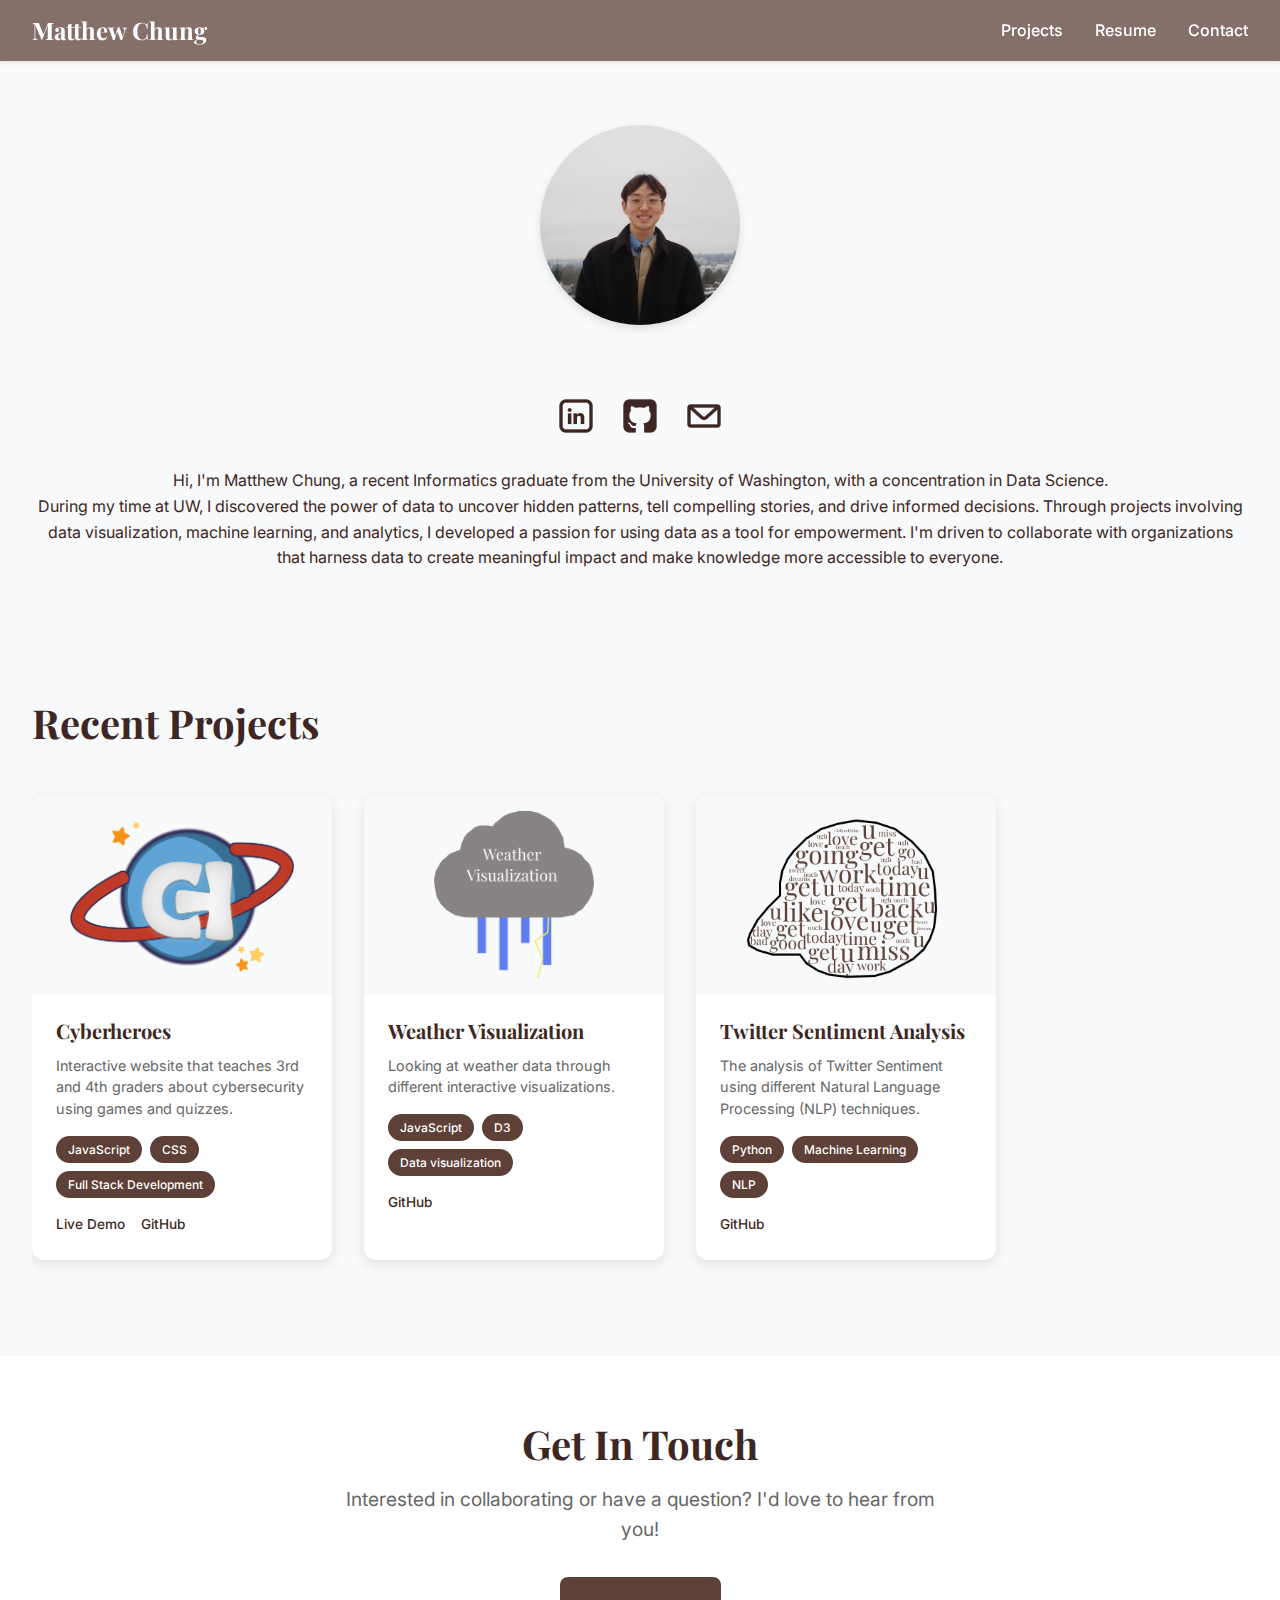
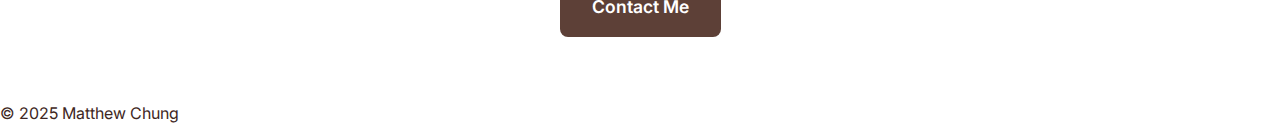
<file: index.html>
<!DOCTYPE html>
<html lang="en">
<head>
  <meta charset="UTF-8" />
  <meta name="viewport" content="width=device-width, initial-scale=1.0" />
  <meta name="description" content="Portfolio of Matthew Chung – Informatics graduate focused on data science and visual storytelling." />
  <title>Matthew Chung | Portfolio</title>

  <!-- Link to your stylesheet -->
  <link rel="stylesheet" href="style.css" />

  <!-- Google Fonts (optional) -->
  <link href="https://fonts.googleapis.com/css2?family=Inter:wght@400;700&family=Playfair+Display:wght@400;700&display=swap" rel="stylesheet" />

  <!-- Font Awesome for icons -->
  <link rel="stylesheet" href="https://cdnjs.cloudflare.com/ajax/libs/font-awesome/6.0.0/css/all.min.css" />

  <!-- Favicon (optional) -->
  <link rel="icon" type="image/png" href="assets/img/favicon.ico" />
</head>
<body>
  <header>
    <nav class="navbar">
      <div class="nav-brand">
        <h1><a href="index.html" target="_self">Matthew Chung</a></h1>
      </div>
      <ul class="nav-links">
        <li class="dropdown">
          <a href="#projects" class="dropdown-toggle">Projects</a>
          <ul class="dropdown-menu">
            <li><a href="twittersentiment.html">Twitter Sentiment Analysis</a></li>
            <li><a href="weathervisualization.html">Weather Visualization</a></li>
            <li><a href="cyberheroes.html">Cyberheroes</a></li>
          </ul>
        </li>
        <li><a href="resume.html" target="_self">Resume</a></li>
        <li><a href="contact.html">Contact</a></li>
      </ul>
    </nav>
  </header>

  <main>
    <section id="hero">
      <img src="assets/img/headshot-matthew.jpeg" alt="Matthew Chung" />
      <div class="social-links">
        <a href="https://www.linkedin.com/in/matthewchung-/" target="_blank" aria-label="LinkedIn">
          <img src="assets/symbols/linkedin-square.png" alt="LinkedIn" />
        </a>
        <a href="https://github.com/mattchung25" target="_blank" aria-label="GitHub">
          <img src="assets/symbols/github.png" alt="GitHub" />
        </a>
        <a href="mailto:matthewchung25@gmail.com" aria-label="Email">
          <img src="assets/symbols/envelope.png" alt="Email" />
        </a>
      </div>
      <p>Hi, I'm Matthew Chung, a recent Informatics graduate from the University of Washington, with a concentration in Data Science.</p>
      <p>During my time at UW, I discovered the power of data to uncover hidden patterns, tell compelling stories, and drive informed decisions. Through projects involving data visualization, machine learning, and analytics, I developed a passion for using data as a tool for empowerment. I'm driven to collaborate with organizations that harness data to create meaningful impact and make knowledge more accessible to everyone.</p>
    </section>

    <section id="projects">
      <h2>Recent Projects</h2>
      <div class="projects-container" id="projectsContainer">
        <!-- Project cards will be loaded here dynamically -->
      </div>
    </section>

    <section id="contact">
      <div class="content-container">
        <h2>Get In Touch</h2>
        <p>Interested in collaborating or have a question? I'd love to hear from you!</p>
        <a href="contact.html" class="contact-btn">Contact Me</a>
      </div>
    </section>
  </main>

  <footer>
    <p>&copy; 2025 Matthew Chung</p>
  </footer>

  <!-- Link to your JavaScript file -->
  <script src="js/scripts.js"></script>
</body>
</html>
</file>
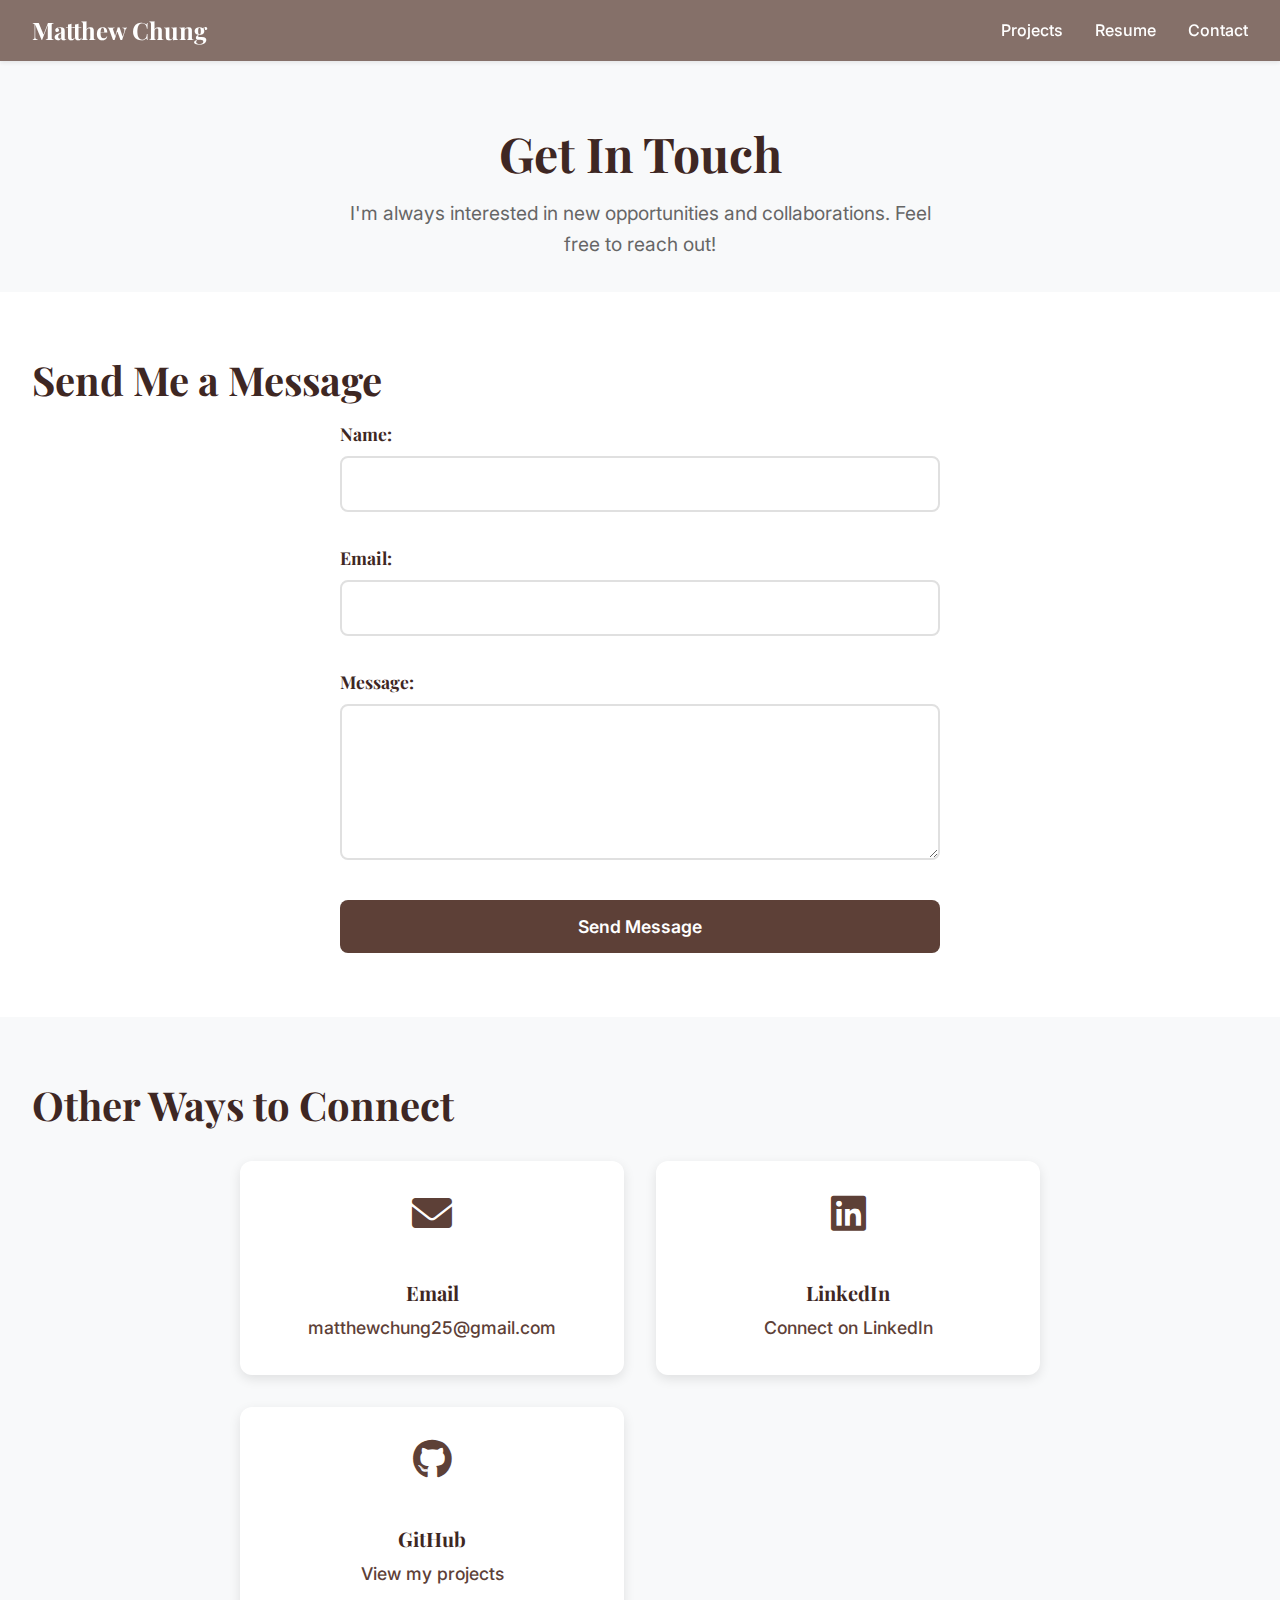
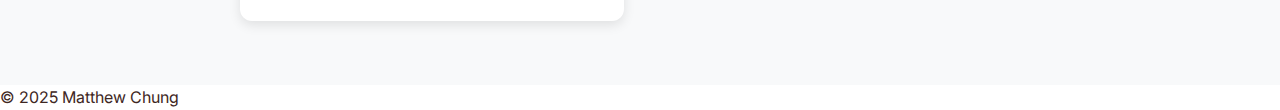
<file: contact.html>
<!DOCTYPE html>
<html lang="en">
<head>
  <meta charset="UTF-8" />
  <meta name="viewport" content="width=device-width, initial-scale=1.0" />
  <meta name="description" content="Contact Matthew Chung - Get in touch for opportunities and collaborations." />
  <title>Contact | Matthew Chung</title>

  <!-- Link to your stylesheet -->
  <link rel="stylesheet" href="style.css" />

  <!-- Google Fonts (optional) -->
  <link href="https://fonts.googleapis.com/css2?family=Inter:wght@400;700&family=Playfair+Display:wght@400;700&display=swap" rel="stylesheet" />

  <!-- Font Awesome for icons -->
  <link rel="stylesheet" href="https://cdnjs.cloudflare.com/ajax/libs/font-awesome/6.0.0/css/all.min.css" />

  <!-- Favicon (optional) -->
  <link rel="icon" type="image/png" href="assets/img/favicon.ico" />
</head>
<body>
  <header>
    <nav class="navbar">
      <div class="nav-brand">
        <h1><a href="index.html" target="_self">Matthew Chung</a></h1>
      </div>
      <ul class="nav-links">
        <li class="dropdown">
          <a href="index.html#projects" class="dropdown-toggle">Projects</a>
          <ul class="dropdown-menu">
            <li><a href="twittersentiment.html">Twitter Sentiment Analysis</a></li>
            <li><a href="weathervisualization.html">Weather Visualization</a></li>
            <li><a href="cyberheroes.html">Cyberheroes</a></li>
          </ul>
        </li>
        <li><a href="resume.html">Resume</a></li>
        <li><a href="contact.html">Contact</a></li>
      </ul>
    </nav>
  </header>

  <main>
    <section id="contact-hero">
      <h1>Get In Touch</h1>
      <p>I'm always interested in new opportunities and collaborations. Feel free to reach out!</p>
    </section>

    <section id="contact-form">
      <h2>Send Me a Message</h2>
      <div class="content-container">
        <form action="mailto:matthewchung25@gmail.com" method="post" enctype="text/plain" class="contact-form">
          <div class="form-group">
            <label for="name">Name:</label>
            <input type="text" id="name" name="name" required>
          </div>
          
          <div class="form-group">
            <label for="email">Email:</label>
            <input type="email" id="email" name="email" required>
          </div>
          
          <div class="form-group">
            <label for="message">Message:</label>
            <textarea id="message" name="message" rows="6" required></textarea>
          </div>
          
          <button type="submit" class="submit-btn">Send Message</button>
        </form>
      </div>
    </section>

    <section id="contact-info">
      <h2>Other Ways to Connect</h2>
      <div class="content-container">
        <div class="contact-methods">
          <div class="contact-method">
            <i class="fas fa-envelope"></i>
            <h3>Email</h3>
            <p><a href="mailto:matthewchung25@gmail.com">matthewchung25@gmail.com</a></p>
          </div>
          
          <div class="contact-method">
            <i class="fab fa-linkedin"></i>
            <h3>LinkedIn</h3>
            <p><a href="https://www.linkedin.com/in/matthewchung-/" target="_blank">Connect on LinkedIn</a></p>
          </div>
          
          <div class="contact-method">
            <i class="fab fa-github"></i>
            <h3>GitHub</h3>
            <p><a href="https://github.com/mattchung25" target="_blank">View my projects</a></p>
          </div>
        </div>
      </div>
    </section>
  </main>

  <footer>
    <p>&copy; 2025 Matthew Chung</p>
  </footer>
</body>
</html>
</file>
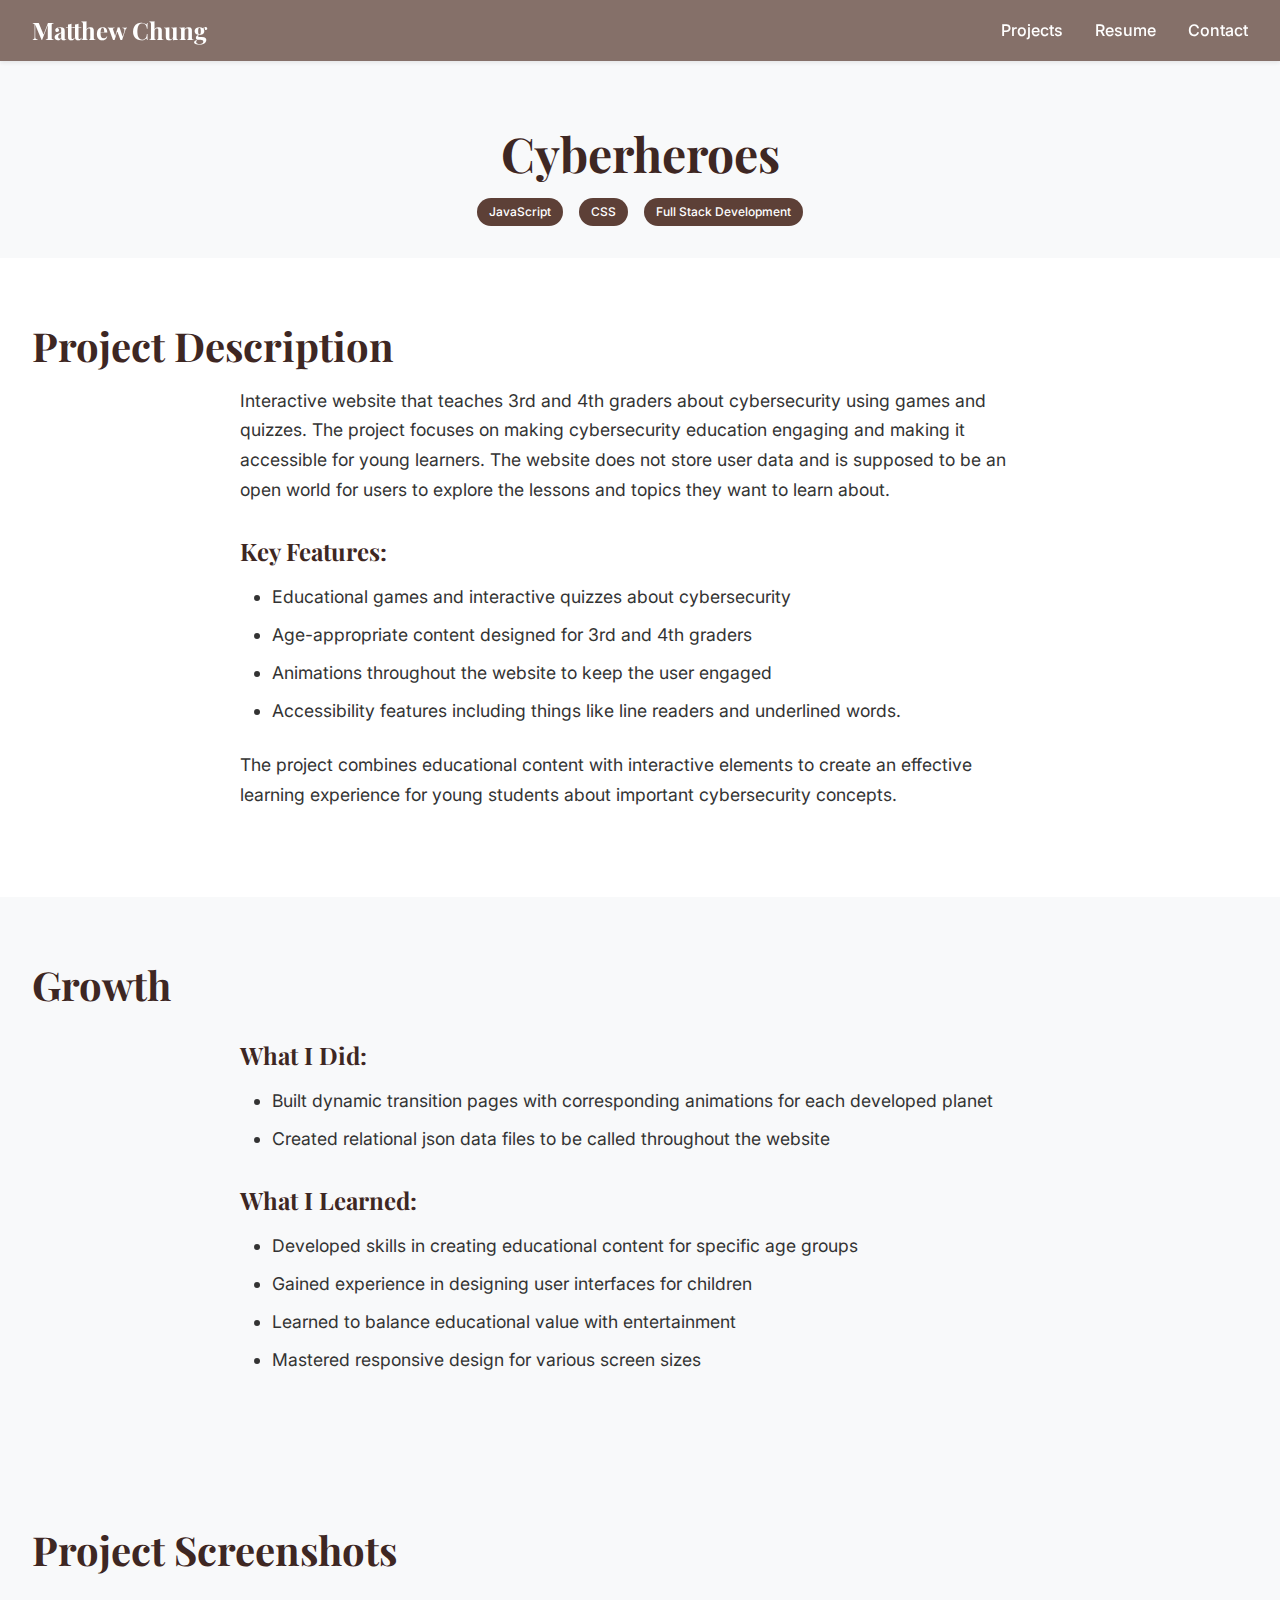
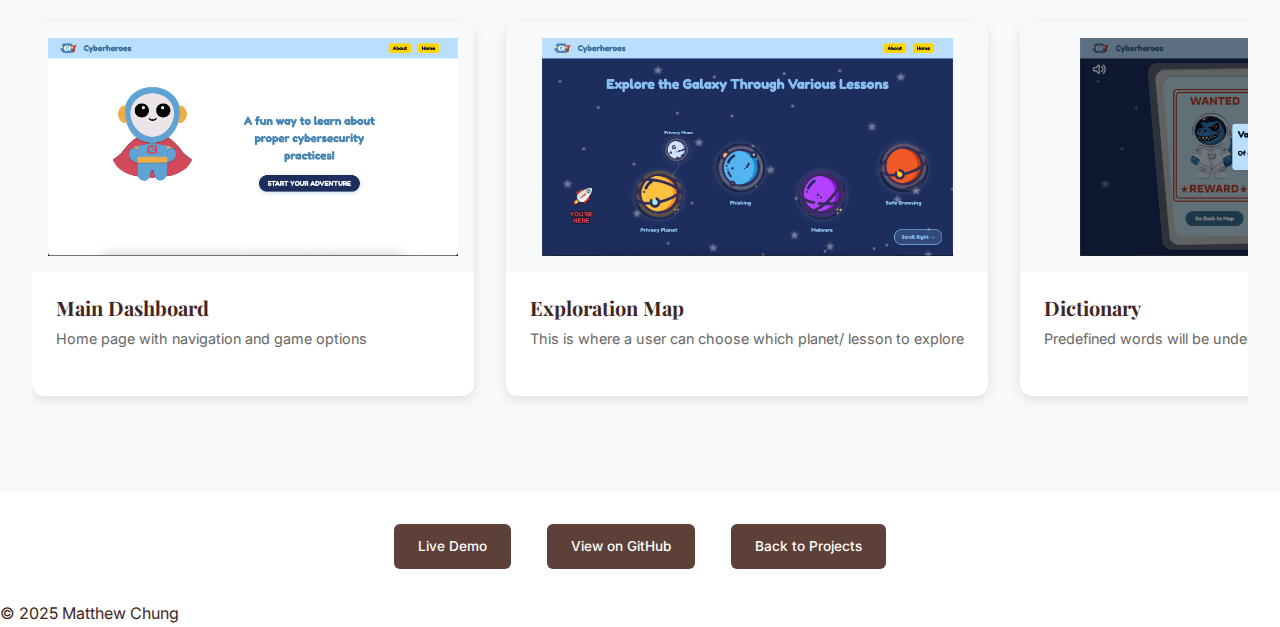
<file: cyberheroes.html>
<!DOCTYPE html>
<html lang="en">
<head>
  <meta charset="UTF-8" />
  <meta name="viewport" content="width=device-width, initial-scale=1.0" />
  <meta name="description" content="Cyberheroes Project by Matthew Chung" />
  <title>Cyberheroes | Matthew Chung</title>

  <!-- Link to your stylesheet -->
  <link rel="stylesheet" href="style.css" />

  <!-- Google Fonts (optional) -->
  <link href="https://fonts.googleapis.com/css2?family=Inter:wght@400;700&family=Playfair+Display:wght@400;700&display=swap" rel="stylesheet" />

  <!-- Font Awesome for icons -->
  <link rel="stylesheet" href="https://cdnjs.cloudflare.com/ajax/libs/font-awesome/6.0.0/css/all.min.css" />

  <!-- Favicon (optional) -->
  <link rel="icon" type="image/png" href="assets/img/favicon.ico" />
</head>
<body>
  <header>
    <nav class="navbar">
      <div class="nav-brand">
        <h1><a href="index.html" target="_self">Matthew Chung</a></h1>
      </div>
      <ul class="nav-links">
        <li class="dropdown">
          <a href="index.html#projects" class="dropdown-toggle">Projects</a>
          <ul class="dropdown-menu">
            <li><a href="twittersentiment.html">Twitter Sentiment Analysis</a></li>
            <li><a href="weathervisualization.html">Weather Visualization</a></li>
            <li><a href="cyberheroes.html">Cyberheroes</a></li>
          </ul>
        </li>
        <li><a href="resume.html">Resume</a></li>
        <li><a href="index.html#contact">Contact</a></li>
      </ul>
    </nav>
  </header>

  <main>
    <section id="project-hero">
      <h1>Cyberheroes</h1>
      <div class="project-meta">
        <span class="tech-tag">JavaScript</span>
        <span class="tech-tag">CSS</span>
        <span class="tech-tag">Full Stack Development</span>
      </div>
    </section>

    <section id="project-description">
      <h2>Project Description</h2>
      <div class="content-container">
        <p>Interactive website that teaches 3rd and 4th graders about cybersecurity using games and quizzes. The project focuses on making cybersecurity education engaging and making it accessible for young learners. The website does not store user data and is supposed to be an open world for users to explore the lessons and topics they want to learn about.</p>
        
        <h3>Key Features:</h3>
        <ul>
          <li>Educational games and interactive quizzes about cybersecurity</li>
          <li>Age-appropriate content designed for 3rd and 4th graders</li>
          <li>Animations throughout the website to keep the user engaged</li>
          <li>Accessibility features including things like line readers and underlined words.</li>
        </ul>
        <p>The project combines educational content with interactive elements to create an effective learning experience for young students about important cybersecurity concepts.</p>
      </div>
    </section>

    <section id="project-instructions">
      <h2>Growth</h2>
      <div class="content-container">
        <h3>What I Did:</h3>
        <ul>
            <li>Built dynamic transition pages with corresponding animations for each developed planet</li>
            <li>Created relational json data files to be called throughout the website</li>
        </ul>
        <h3>What I Learned:</h3>
        <ul>
          <li>Developed skills in creating educational content for specific age groups</li>
          <li>Gained experience in designing user interfaces for children</li>
          <li>Learned to balance educational value with entertainment</li>
          <li>Mastered responsive design for various screen sizes</li>
        </ul>
      </div>
    </section>

    <section id="project-images">
      <h2>Project Screenshots</h2>
      <div class="images-container">
        <div class="image-card">
          <img src="assets/project images/cyberheroes images/landing_page.png" alt="Cyberheroes Screenshot1" />
          <div class="image-info">
            <h3>Main Dashboard</h3>
            <p>Home page with navigation and game options</p>
          </div>
        </div>

        <div class="image-card">
            <img src="assets/project images/cyberheroes images/exploration_map.png" alt="Cyberheroes Screenshot5" />
            <div class="image-info">
              <h3>Exploration Map</h3>
              <p>This is where a user can choose which planet/ lesson to explore</p>
            </div>
          </div>

          <div class="image-card">
            <img src="assets/project images/cyberheroes images/dictionary.png" alt="Cyberheroes Screenshot3" />
            <div class="image-info">
              <h3>Dictionary</h3>
              <p>Predefined words will be underlined and clickable to show the definition</p>
            </div>
          </div>
        
        <div class="image-card">
          <img src="assets/project images/cyberheroes images/game.png" alt="Cyberheroes Screenshot2" />
          <div class="image-info">
            <h3>Educational Games</h3>
            <p>Interactive cybersecurity games for learning (this is drag and drop)</p>
          </div>
        </div>

        <div class="image-card">
            <img src="assets/project images/cyberheroes images/review.png" alt="Cyberheroes Screenshot3" />
            <div class="image-info">
              <h3>Review</h3>
              <p>students are given the opportunity to review before taking the quiz</p>
            </div>
          </div>
        
        <div class="image-card">
          <img src="assets/project images/cyberheroes images/quiz.png" alt="Cyberheroes Screenshot3" />
          <div class="image-info">
            <h3>Quiz Interface</h3>
            <p>Assessment tools for testing knowledge</p>
          </div>
        </div>

        <div class="image-card">
            <img src="assets/project images/cyberheroes images/feedback.png" alt="Cyberheroes Screenshot3" />
            <div class="image-info">
              <h3>Feedback</h3>
              <p>When a student answers a question, they will be shown feedback if their answer is wrong or right,</p>
              <p>being able to try again if they get it wrong.</p>
            </div>
          </div>
        
        <div class="image-card">
          <img src="assets/project images/cyberheroes images/certificate.png" alt="Cyberheroes Screenshot4" />
          <div class="image-info">
            <h3>Certificate</h3>
            <p>There is no log in, so there is no way to track progress, so we have</p>
            <p>created certificates at the end of each lesson and student can print out.</p>
          </div>
        </div>

      </div>
    </section>

    <section id="project-links">
      <div class="content-container">
        <a href="https://virurep.github.io/cyberheroes/" target="_blank" class="project-link">Live Demo</a>
        <a href="https://github.com/virurep/cyberheroes" target="_blank" class="project-link">View on GitHub</a>
        <a href="index.html#projects" class="project-link">Back to Projects</a>
      </div>
    </section>
  </main>

  <footer>
    <p>&copy; 2025 Matthew Chung</p>
  </footer>
</body>
</html>
</file>
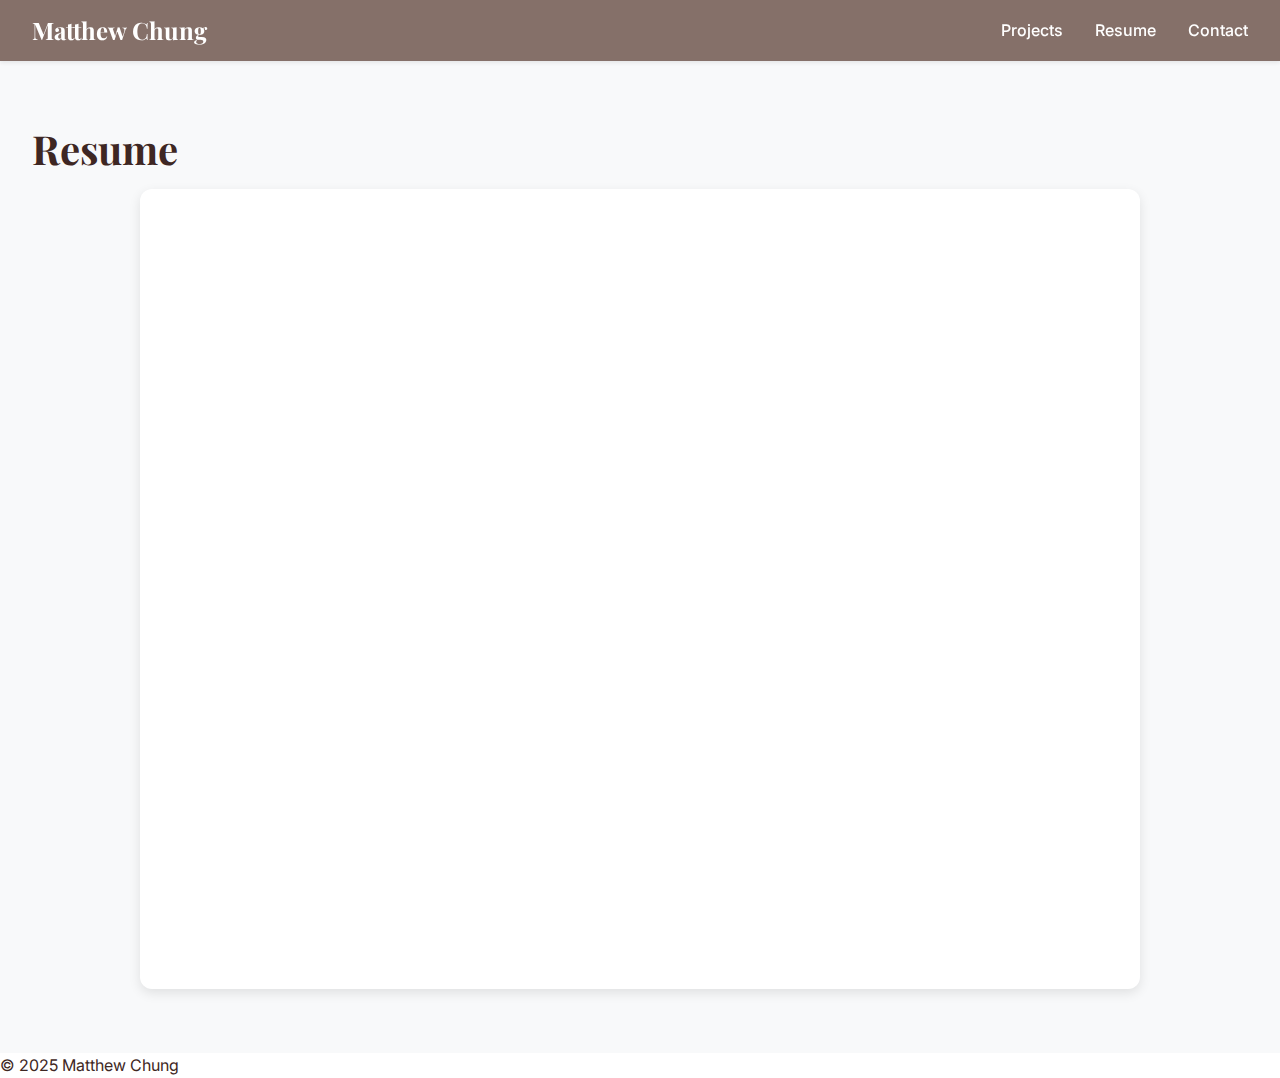
<file: resume.html>
<!DOCTYPE html>
<html lang="en">
<head>
  <meta charset="UTF-8" />
  <meta name="viewport" content="width=device-width, initial-scale=1.0" />
  <meta name="description" content="Resume of Matthew Chung – Informatics graduate focused on data science and visual storytelling." />
  <title>Matthew Chung | Resume</title>

  <!-- Link to your stylesheet -->
  <link rel="stylesheet" href="style.css" />

  <!-- Google Fonts (optional) -->
  <link href="https://fonts.googleapis.com/css2?family=Inter:wght@400;700&family=Playfair+Display:wght@400;700&display=swap" rel="stylesheet" />

  <!-- Font Awesome for icons -->
  <link rel="stylesheet" href="https://cdnjs.cloudflare.com/ajax/libs/font-awesome/6.0.0/css/all.min.css" />

  <!-- Favicon (optional) -->
  <link rel="icon" type="image/png" href="assets/img/favicon.ico" />
</head>
<body>
  <header>
    <nav class="navbar">
      <div class="nav-brand">
        <h1><a href="index.html" target="_self">Matthew Chung</a></h1>
      </div>
      <ul class="nav-links">
        <li class="dropdown">
          <a href="index.html#projects" class="dropdown-toggle">Projects</a>
          <ul class="dropdown-menu">
            <li><a href="twittersentiment.html">Twitter Sentiment Analysis</a></li>
            <li><a href="weathervisualization.html">Weather Visualization</a></li>
            <li><a href="cyberheroes.html">Cyberheroes</a></li>
            <li><a href="index.html#projects">All Projects</a></li>
          </ul>
        </li>
        <li><a href="resume.html">Resume</a></li>
        <li><a href="index.html#contact">Contact</a></li>
      </ul>
    </nav>
  </header>

  <main>
    <section id="resume">
      <h2>Resume</h2>
      <div class="resume-container">
        <iframe src="assets/img/Official Resume.pdf" width="100%" height="800px" frameborder="0"></iframe>
      </div>
    </section>
  </main>

  <footer>
    <p>&copy; 2025 Matthew Chung</p>
  </footer>
</body>
</html>
</file>
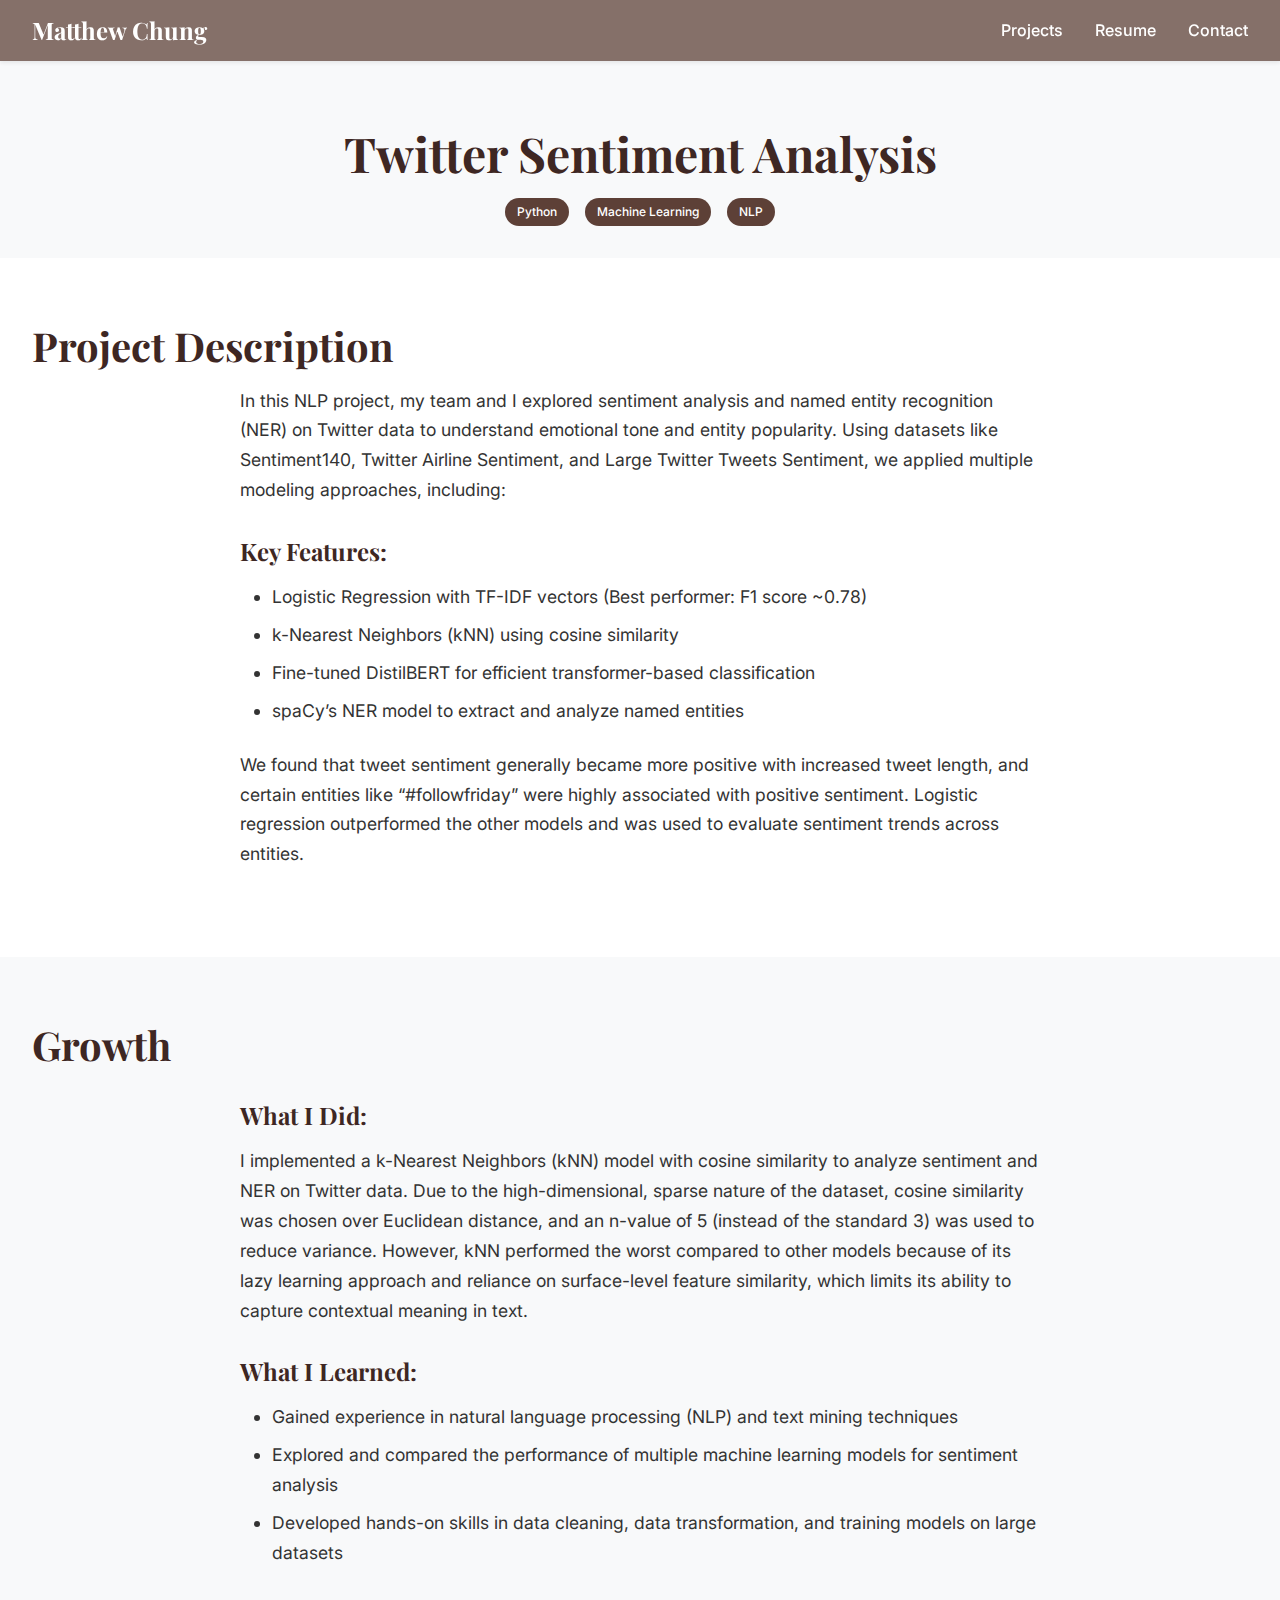
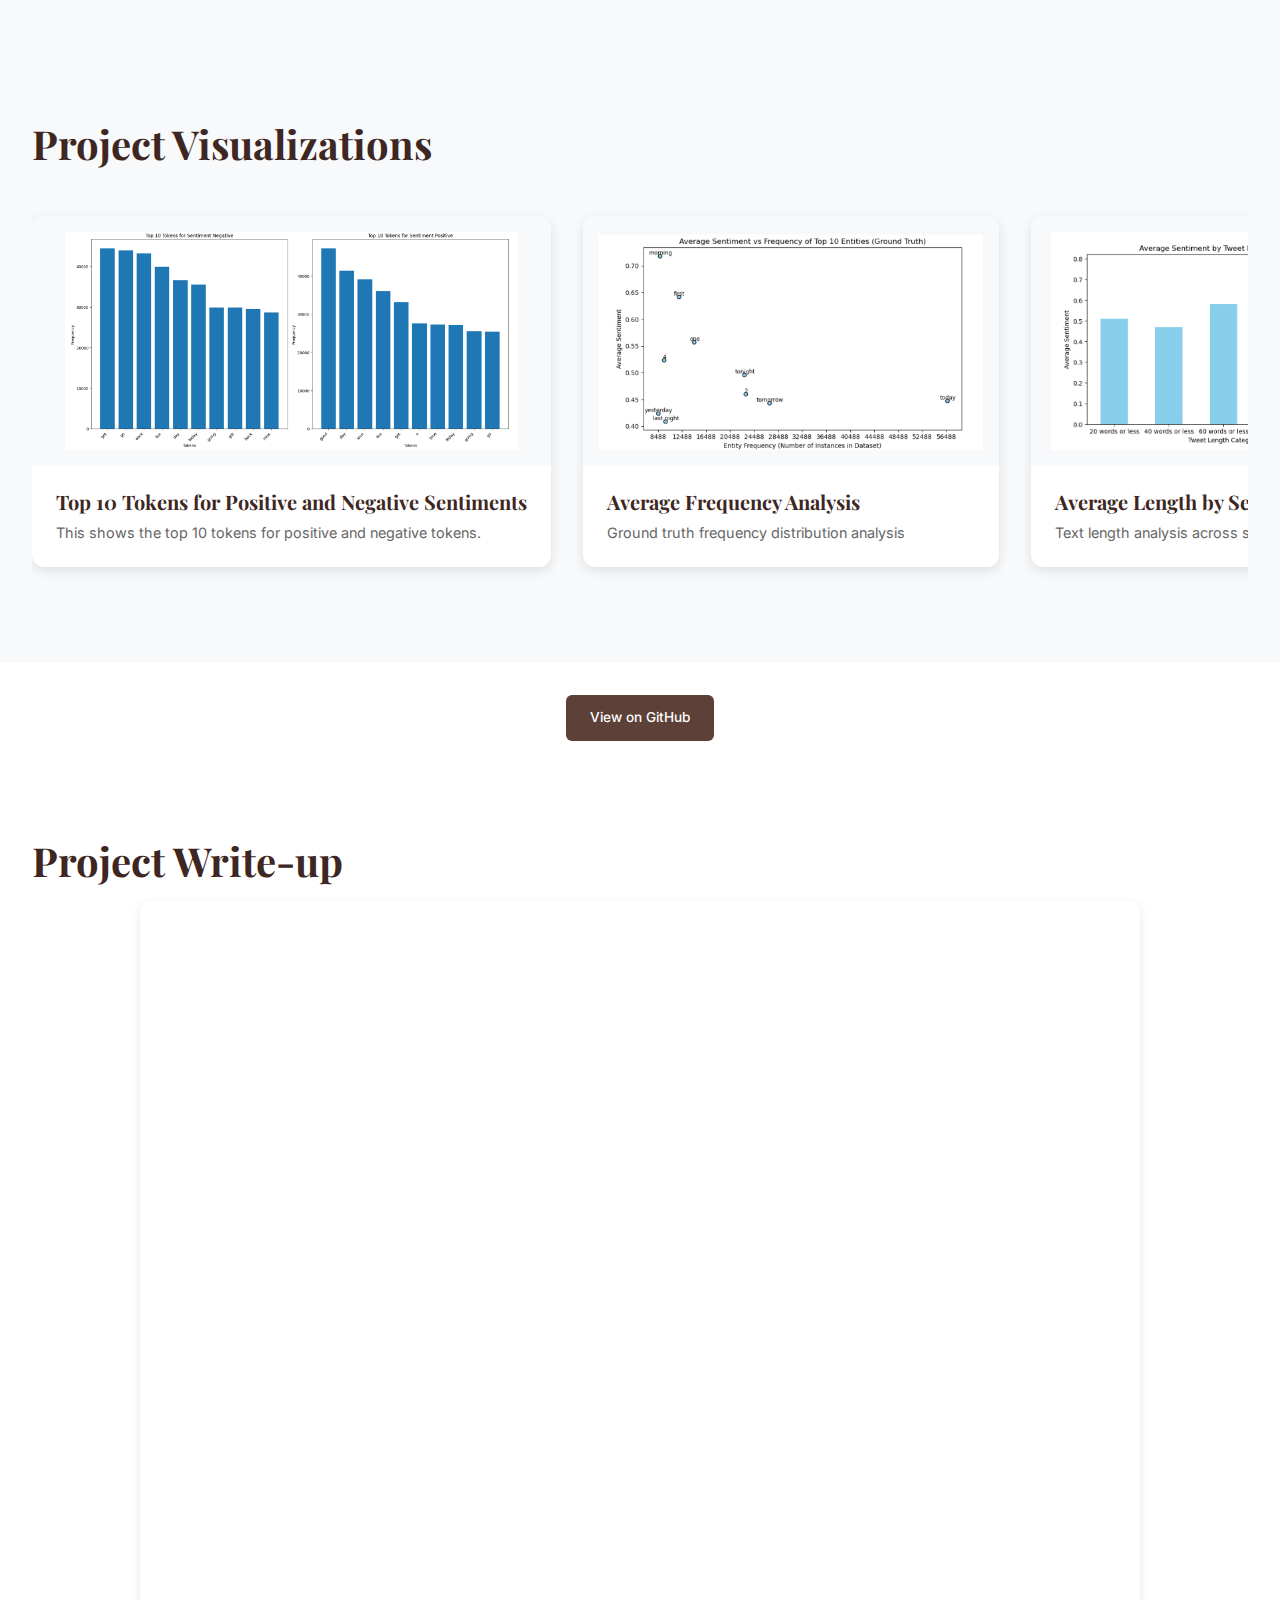
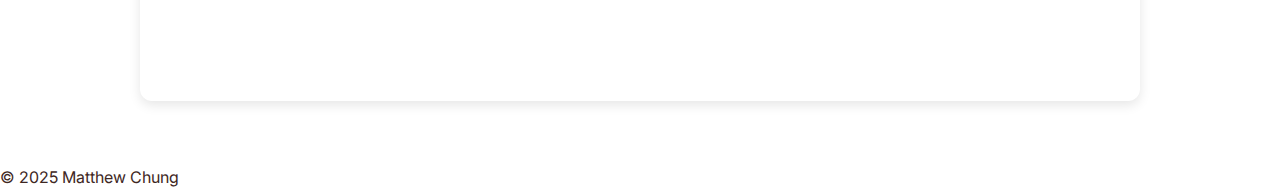
<file: twittersentiment.html>
<!DOCTYPE html>
<html lang="en">
<head>
  <meta charset="UTF-8" />
  <meta name="viewport" content="width=device-width, initial-scale=1.0" />
  <meta name="description" content="Twitter Sentiment Analysis Project by Matthew Chung" />
  <title>Twitter Sentiment Analysis | Matthew Chung</title>

  <!-- Link to your stylesheet -->
  <link rel="stylesheet" href="style.css" />

  <!-- Google Fonts (optional) -->
  <link href="https://fonts.googleapis.com/css2?family=Inter:wght@400;700&family=Playfair+Display:wght@400;700&display=swap" rel="stylesheet" />

  <!-- Font Awesome for icons -->
  <link rel="stylesheet" href="https://cdnjs.cloudflare.com/ajax/libs/font-awesome/6.0.0/css/all.min.css" />

  <!-- Favicon (optional) -->
  <link rel="icon" type="image/png" href="assets/img/favicon.ico" />
</head>
<body>
  <header>
    <nav class="navbar">
      <div class="nav-brand">
        <h1><a href="index.html" target="_self">Matthew Chung</a></h1>
      </div>
      <ul class="nav-links">
        <li class="dropdown">
          <a href="index.html#projects" class="dropdown-toggle">Projects</a>
          <ul class="dropdown-menu">
            <li><a href="twittersentiment.html">Twitter Sentiment Analysis</a></li>
            <li><a href="weathervisualization.html">Weather Visualization</a></li>
            <li><a href="cyberheroes.html">Cyberheroes</a></li>
          </ul>
        </li>
        <li><a href="resume.html">Resume</a></li>
        <li><a href="index.html#contact">Contact</a></li>
      </ul>
    </nav>
  </header>

  <main>
    <section id="project-hero">
      <h1>Twitter Sentiment Analysis</h1>
      <div class="project-meta">
        <span class="tech-tag">Python</span>
        <span class="tech-tag">Machine Learning</span>
        <span class="tech-tag">NLP</span>
      </div>
    </section>

    <section id="project-description">
      <h2>Project Description</h2>
      <div class="content-container">
        <p>In this NLP project, my team and I explored sentiment analysis and named entity recognition (NER) on Twitter data to understand emotional tone and entity popularity. Using datasets like Sentiment140, Twitter Airline Sentiment, and Large Twitter Tweets Sentiment, we applied multiple modeling approaches, including:</p>
        <h3>Key Features:</h3>
        <ul>
          <li>Logistic Regression with TF-IDF vectors (Best performer: F1 score ~0.78)</li>
          <li>k-Nearest Neighbors (kNN) using cosine similarity</li>
          <li>Fine-tuned DistilBERT for efficient transformer-based classification</li>
          <li>spaCy’s NER model to extract and analyze named entities</li>
        </ul>
        <p>We found that tweet sentiment generally became more positive with increased tweet length, and certain entities like “#followfriday” were highly associated with positive sentiment. Logistic regression outperformed the other models and was used to evaluate sentiment trends across entities.</p>
      </div>
    </section>

    <section id="project-instructions">
      <h2>Growth</h2>
      <div class="content-container">
        <h3>What I Did:</h3>
        <p>I implemented a k-Nearest Neighbors (kNN) model with cosine similarity to analyze sentiment and NER on Twitter data. Due to the high-dimensional, sparse nature of the dataset, cosine similarity was chosen over Euclidean distance, and an n-value of 5 (instead of the standard 3) was used to reduce variance. However, kNN performed the worst compared to other models because of its lazy learning approach and reliance on surface-level feature similarity, which limits its ability to capture contextual meaning in text.</p>

        <h3>What I Learned:</h3>
        <ul>
            <li>Gained experience in natural language processing (NLP) and text mining techniques</li>
            <li>Explored and compared the performance of multiple machine learning models for sentiment analysis</li>
            <li>Developed hands-on skills in data cleaning, data transformation, and training models on large datasets</li>
        </ul>
      </div>
    </section>

    <section id="project-images">
      <h2>Project Visualizations</h2>
      <div class="images-container">
        <div class="image-card">
            <img src="assets/project images/twitter images/top_10_toks.png" alt="Top 10 Tokens for Sentiments" />
            <div class="image-info">
              <h3>Top 10 Tokens for Positive and Negative Sentiments</h3>
              <p>This shows the top 10 tokens for positive and negative tokens.</p>
            </div>
          </div>
        <div class="image-card">
          <img src="assets/project images/twitter images/avg_frq_ground.png" alt="Average Frequency Ground Truth" />
          <div class="image-info">
            <h3>Average Frequency Analysis</h3>
            <p>Ground truth frequency distribution analysis</p>
          </div>
        </div>
        
        <div class="image-card">
          <img src="assets/project images/twitter images/avg_len_sent.png" alt="Average Length Sentiment" />
          <div class="image-info">
            <h3>Average Length by Sentiment</h3>
            <p>Text length analysis across sentiment categories</p>
          </div>
        </div>
        
        <div class="image-card">
          <img src="assets/project images/twitter images/knn_cf_matrix.png" alt="KNN Confusion Matrix" />
          <div class="image-info">
            <h3>KNN Confusion Matrix</h3>
            <p>K-Nearest Neighbors classification results</p>
          </div>
        </div>
        
        <div class="image-card">
          <img src="assets/project images/twitter images/knn_results.png" alt="KNN Results" />
          <div class="image-info">
            <h3>KNN Performance Results</h3>
            <p>Detailed KNN model performance metrics</p>
          </div>
        </div>
        
        <div class="image-card">
          <img src="assets/project images/twitter images/sent_dist.png" alt="Sentiment Distribution" />
          <div class="image-info">
            <h3>Sentiment Distribution</h3>
            <p>Distribution of sentiment classifications</p>
          </div>
        </div>
      </div>
    </section>

    <section id="project-links">
      <div class="content-container">
        <a href="https://github.com/ZachG88/INFO498_Twitter_Sentiment" target="_blank" class="project-link">View on GitHub</a>
      </div>
    </section>

    <section id="project-writeup">
      <h2>Project Write-up</h2>
      <div class="writeup-container">
        <iframe src="assets/write ups/twitter_write_up.pdf" width="100%" height="800px" frameborder="0"></iframe>
      </div>
    </section>
  </main>

  <footer>
    <p>&copy; 2025 Matthew Chung</p>
  </footer>
</body>
</html>
</file>
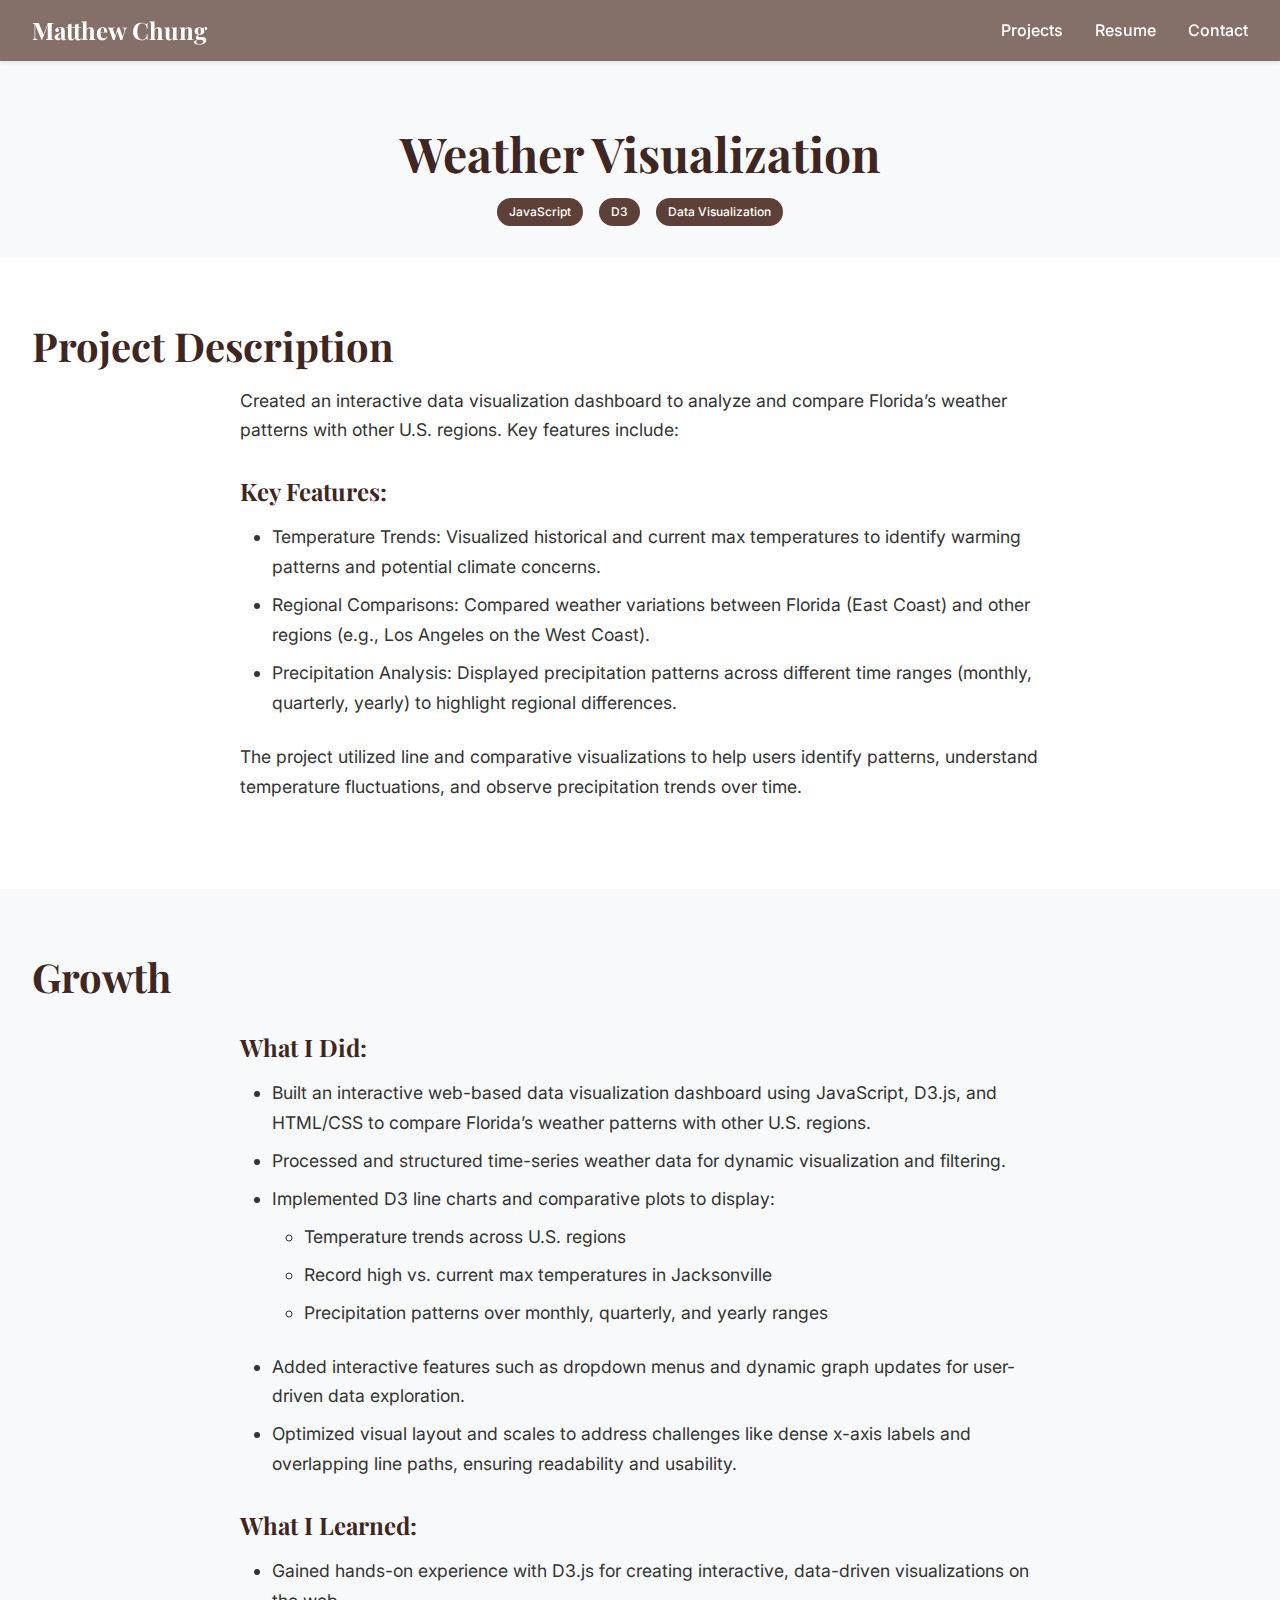
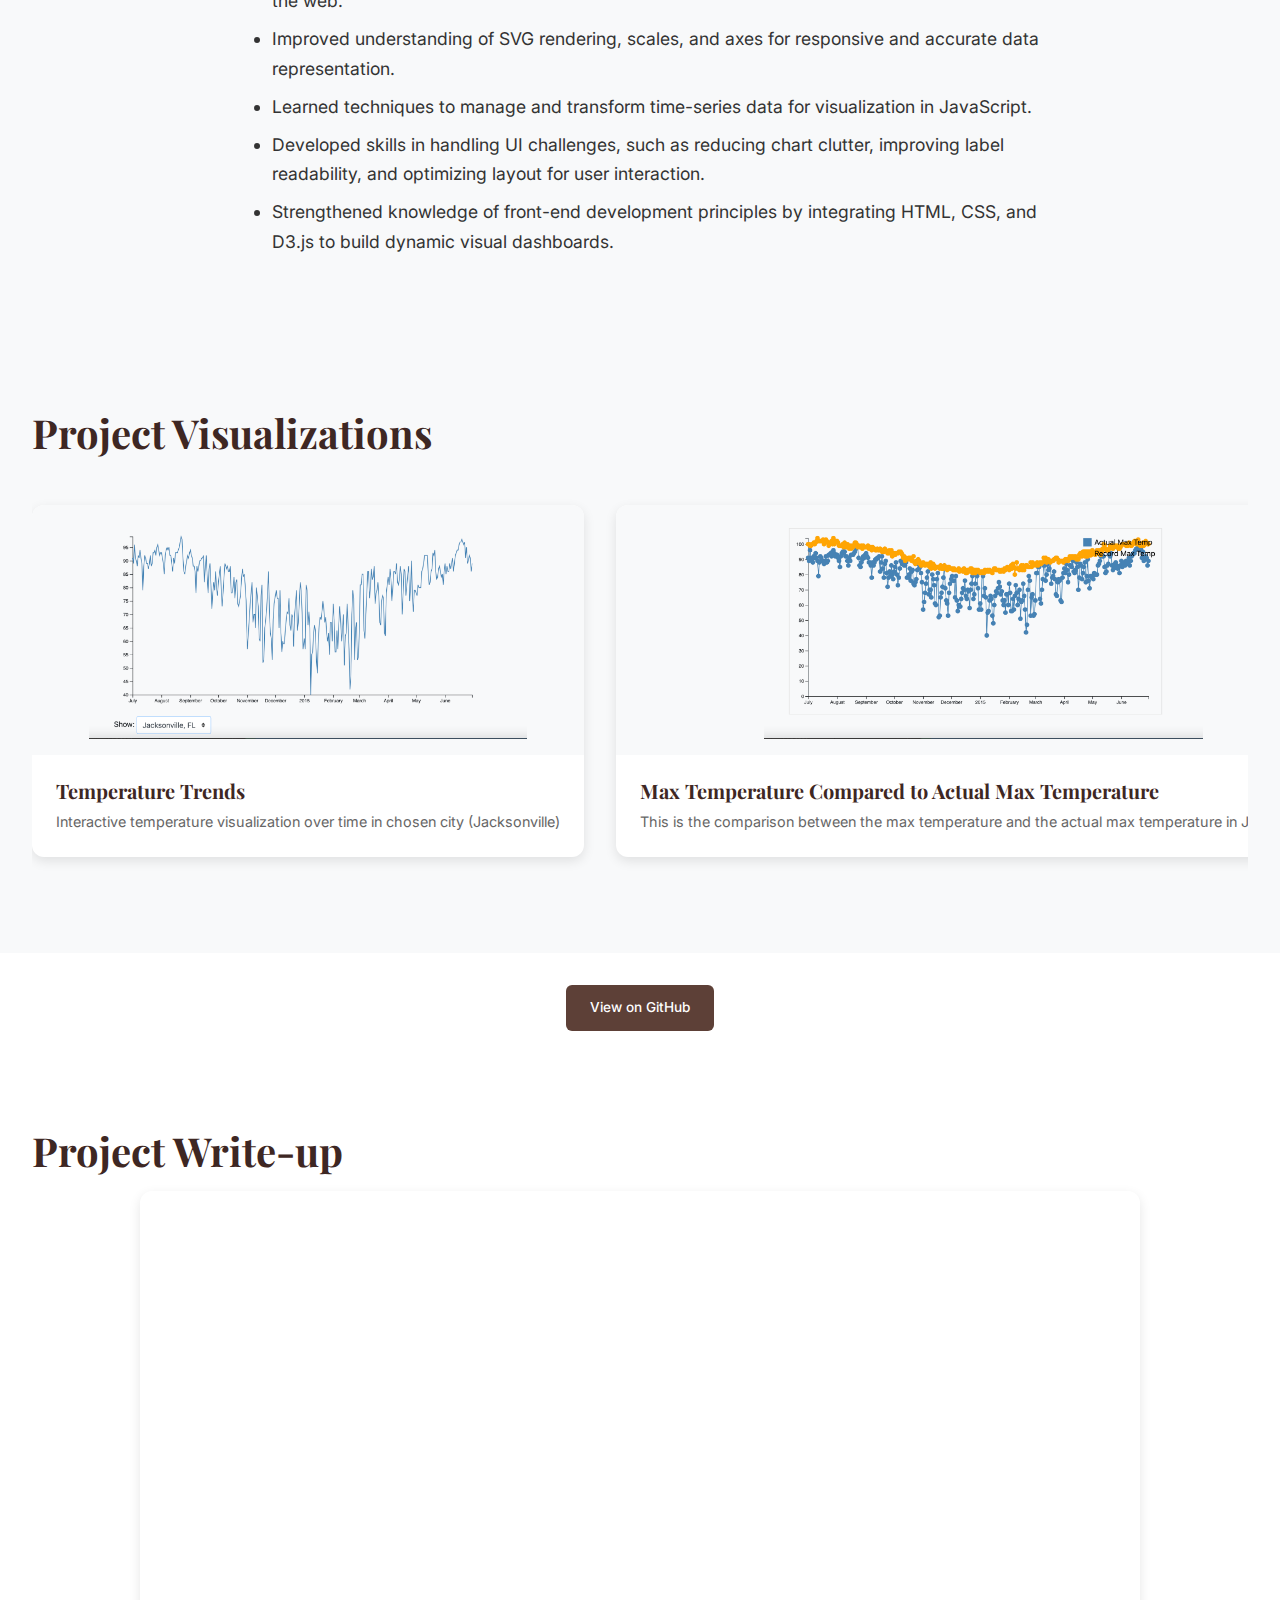
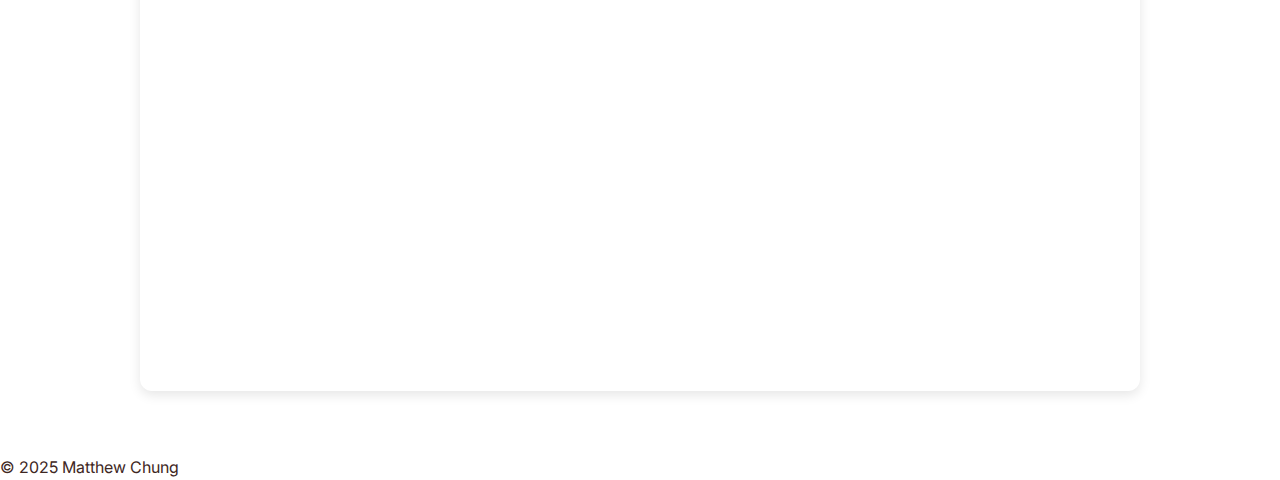
<file: weathervisualization.html>
<!DOCTYPE html>
<html lang="en">
<head>
  <meta charset="UTF-8" />
  <meta name="viewport" content="width=device-width, initial-scale=1.0" />
  <meta name="description" content="Weather Visualization Project by Matthew Chung" />
  <title>Weather Visualization | Matthew Chung</title>

  <!-- Link to your stylesheet -->
  <link rel="stylesheet" href="style.css" />

  <!-- Google Fonts (optional) -->
  <link href="https://fonts.googleapis.com/css2?family=Inter:wght@400;700&family=Playfair+Display:wght@400;700&display=swap" rel="stylesheet" />

  <!-- Font Awesome for icons -->
  <link rel="stylesheet" href="https://cdnjs.cloudflare.com/ajax/libs/font-awesome/6.0.0/css/all.min.css" />

  <!-- Favicon (optional) -->
  <link rel="icon" type="image/png" href="assets/img/favicon.ico" />
</head>
<body>
  <header>
    <nav class="navbar">
      <div class="nav-brand">
        <h1><a href="index.html" target="_self">Matthew Chung</a></h1>
      </div>
      <ul class="nav-links">
        <li class="dropdown">
          <a href="index.html#projects" class="dropdown-toggle">Projects</a>
          <ul class="dropdown-menu">
            <li><a href="twittersentiment.html">Twitter Sentiment Analysis</a></li>
            <li><a href="weathervisualization.html">Weather Visualization</a></li>
            <li><a href="cyberheroes.html">Cyberheroes</a></li>
          </ul>
        </li>
        <li><a href="resume.html">Resume</a></li>
        <li><a href="index.html#contact">Contact</a></li>
      </ul>
    </nav>
  </header>

  <main>
    <section id="project-hero">
      <h1>Weather Visualization</h1>
      <div class="project-meta">
        <span class="tech-tag">JavaScript</span>
        <span class="tech-tag">D3</span>
        <span class="tech-tag">Data Visualization</span>
      </div>
    </section>

    <section id="project-description">
      <h2>Project Description</h2>
      <div class="content-container">
        <p>Created an interactive data visualization dashboard to analyze and compare Florida’s weather patterns with other U.S. regions. Key features include:</p>
        
        <h3>Key Features:</h3>
        <ul>
          <li>Temperature Trends: Visualized historical and current max temperatures to identify warming patterns and potential climate concerns.</li>
          <li>Regional Comparisons: Compared weather variations between Florida (East Coast) and other regions (e.g., Los Angeles on the West Coast).</li>
          <li>Precipitation Analysis: Displayed precipitation patterns across different time ranges (monthly, quarterly, yearly) to highlight regional differences.</li>
        </ul>
        <p>The project utilized line and comparative visualizations to help users identify patterns, understand temperature fluctuations, and observe precipitation trends over time.</p>
      </div>
    </section>

    <section id="project-instructions">
      <h2>Growth</h2>
      <div class="content-container">
        <h3>What I Did:</h3>
        <ul>
            <li>Built an interactive web-based data visualization dashboard using JavaScript, D3.js, and HTML/CSS to compare Florida’s weather patterns with other U.S. regions.</li>
            <li>Processed and structured time-series weather data for dynamic visualization and filtering.</li>
            <li>Implemented D3 line charts and comparative plots to display:</li>
            <ul>
                <li>Temperature trends across U.S. regions</li>
                <li>Record high vs. current max temperatures in Jacksonville</li>
                <li>Precipitation patterns over monthly, quarterly, and yearly ranges</li>
            </ul>
            <li>Added interactive features such as dropdown menus and dynamic graph updates for user-driven data exploration.</li>
            <li>Optimized visual layout and scales to address challenges like dense x-axis labels and overlapping line paths, ensuring readability and usability.</li>
        </ul>

        <h3>What I Learned:</h3>
        <ul>
          <li>Gained hands-on experience with D3.js for creating interactive, data-driven visualizations on the web.</li>
          <li>Improved understanding of SVG rendering, scales, and axes for responsive and accurate data representation.</li>
          <li>Learned techniques to manage and transform time-series data for visualization in JavaScript.</li>
          <li>Developed skills in handling UI challenges, such as reducing chart clutter, improving label readability, and optimizing layout for user interaction.</li>
          <li>Strengthened knowledge of front-end development principles by integrating HTML, CSS, and D3.js to build dynamic visual dashboards.</li>
        </ul>
      </div>
    </section>

    <section id="project-images">
      <h2>Project Visualizations</h2>
      <div class="images-container">
        <div class="image-card">
          <img src="assets/project images/weather images/temperature viz.png" alt="Temperature Trends" />
          <div class="image-info">
            <h3>Temperature Trends</h3>
            <p>Interactive temperature visualization over time in chosen city (Jacksonville)</p>
          </div>
        </div>
        
        <div class="image-card">
          <img src="assets/project images/weather images/max temp viz.png" alt="Max Temperature Trends" />
          <div class="image-info">
            <h3>Max Temperature Compared to Actual Max Temperature</h3>
            <p>This is the comparison between the max temperature and the actual max temperature in Jacksonville.</p>
          </div>
        </div>
        
        <div class="image-card">
          <img src="assets/project images/weather images/jax vs la precip viz.png" alt="Precipitation Trends" />
          <div class="image-info">
            <h3>Precipitation Trends</h3>
            <p>Precipitation patterns in Jacksonville compared to Los Angeles over chosen time range</p>
          </div>
        </div>
    </section>

    <section id="project-links">
      <div class="content-container">
        <a href="https://github.com/mattchung25/weathervisualization" target="_blank" class="project-link">View on GitHub</a>
      </div>
    </section>

    <section id="project-writeup">
      <h2>Project Write-up</h2>
      <div class="writeup-container">
        <iframe src="assets/write ups/weather_write_up.pdf" width="100%" height="800px" frameborder="0"></iframe>
      </div>
    </section>
  </main>

  <footer>
    <p>&copy; 2025 Matthew Chung</p>
  </footer>
</body>
</html>
</file>
<file: style.css>
/* Reset and base styles */
* {
  margin: 0;
  padding: 0;
  box-sizing: border-box;
}

body {
  font-family: 'Inter', sans-serif;
  line-height: 1.6;
  color: #3E2723;
}

/* Hero section styles */
#hero {
  text-align: center;
  padding: 4rem 2rem;
  background-color: #f8f9fa;
}

#hero img {
  width: 200px;
  height: 200px;
  border-radius: 50%;
  object-fit: cover;
  /* border: 4px solid #5D4037; */
  margin-bottom: 2rem;
  box-shadow: 0 4px 8px rgba(0,0,0,0.1);
}

.social-links {
  display: flex !important;
  justify-content: center !important;
  gap: 1.5rem !important;
  margin-top: 2rem !important;
}

.social-links a {
  text-decoration: none !important;
  display: inline-block !important;
  background: transparent !important;
  border: none !important;
  border-radius: 0 !important;
  box-shadow: none !important;
  padding: 0 !important;
  margin: 0 !important;
}

.social-links a img {
  width: 40px !important;
  height: 40px !important;
  display: block !important;
  border-radius: 0 !important;
  background: transparent !important;
  border: none !important;
  box-shadow: none !important;
  transition: transform 0.3s ease !important;
}

.social-links a:hover img {
  transform: scale(1.3) !important;
}

/* Navigation styles */
.navbar {
  display: flex;
  justify-content: space-between;
  align-items: center;
  padding: 1rem 2rem;
  background-color: #5D4037;
  opacity: 0.75;
  box-shadow: 0 2px 4px rgba(0,0,0,0.1);
  position: sticky;
  top: 0;
  z-index: 1000;
}

.nav-brand h1 {
  font-family: 'Playfair Display', serif;
  font-size: 1.5rem;
  font-weight: 700;
  color: #ffffff;
  text-decoration: none;
}

.nav-brand h1 a {
  color: #ffffff;
  text-decoration: none;
  transition: color 0.3s ease;
}

.nav-brand h1 a:hover {
  color: #3E2723;
}

.nav-links {
  display: flex;
  list-style: none;
  gap: 2rem;
}

.nav-links a {
  text-decoration: none;
  color: #ffffff;
  font-weight: 500;
  transition: color 0.3s ease;
}

.nav-links a:hover {
  color: #3E2723;
}

/* Dropdown styles */
.dropdown {
  position: relative;
}

.dropdown-toggle {
  cursor: pointer;
  display: flex;
  align-items: center;
  gap: 0.25rem;
}

.dropdown-menu {
  position: absolute;
  top: 100%;
  left: 0;
  background-color: #5D4037;
  border-radius: 8px;
  box-shadow: 0 4px 12px rgba(0,0,0,0.2);
  min-width: 200px;
  opacity: 0;
  visibility: hidden;
  transform: translateY(-10px);
  transition: all 0.3s ease;
  z-index: 1000;
  list-style: none;
  padding: 0.5rem 0;
  margin: 0;
}

.dropdown:hover .dropdown-menu {
  opacity: 1;
  visibility: visible;
  transform: translateY(0);
}

.dropdown-menu li {
  margin: 0;
}

.dropdown-menu a {
  display: block;
  padding: 0.75rem 1.5rem;
  color: #ffffff;
  text-decoration: none;
  font-weight: 500;
  transition: background-color 0.3s ease;
}

.dropdown-menu a:hover {
  background-color: #3E2723;
  color: #ffffff;
}

/* Heading styles */
h1, h2, h3, h4, h5, h6 {
  font-family: 'Playfair Display', serif;
  font-weight: 700;
  line-height: 1.2;
}

h2 {
  font-size: 2.5rem;
  margin-bottom: 1rem;
}

/* Projects section styles */
#projects {
  padding: 4rem 2rem;
  background-color: #f8f9fa;
}

.projects-container {
  display: flex;
  overflow-x: auto;
  gap: 2rem;
  padding: 2rem 0;
  scroll-behavior: smooth;
  -webkit-overflow-scrolling: touch;
}

.projects-container::-webkit-scrollbar {
  height: 8px;
}

.projects-container::-webkit-scrollbar-track {
  background: #e0e0e0;
  border-radius: 4px;
}

.projects-container::-webkit-scrollbar-thumb {
  background: #5D4037;
  border-radius: 4px;
}

.projects-container::-webkit-scrollbar-thumb:hover {
  background: #3E2723;
}

.project-card {
  min-width: 300px;
  width: 300px;
  min-height: 400px;
  background: white;
  border-radius: 12px;
  box-shadow: 0 4px 12px rgba(0,0,0,0.1);
  overflow: hidden;
  transition: transform 0.3s ease, box-shadow 0.3s ease;
  flex-shrink: 0;
  display: flex;
  flex-direction: column;
  cursor: pointer;
}

.project-card:hover {
  transform: translateY(-8px);
  box-shadow: 0 8px 24px rgba(0,0,0,0.15);
}

.project-card a {
  text-decoration: none;
  color: inherit;
  display: block;
  height: 100%;
}

.project-card img {
  width: 100%;
  height: 200px;
  object-fit: contain;
  display: block;
  background-color: #f8f9fa;
  padding: 1rem;
}

.project-info {
  padding: 1.5rem;
  flex: 1;
  display: flex;
  flex-direction: column;
  justify-content: space-between;
}

.project-info h3 {
  font-family: 'Playfair Display', serif;
  font-size: 1.25rem;
  font-weight: 700;
  margin-bottom: 0.75rem;
  color: #3E2723;
  line-height: 1.2;
}

.project-info p {
  color: #666;
  line-height: 1.5;
  margin: 0 0 1rem 0;
  flex: 1;
  font-size: 0.9rem;
}

.project-technologies {
  display: flex;
  flex-wrap: wrap;
  gap: 0.5rem;
  margin-bottom: 1rem;
}

.tech-tag {
  background-color: #5D4037;
  color: white;
  padding: 0.25rem 0.75rem;
  border-radius: 20px;
  font-size: 0.75rem;
  font-weight: 500;
}

.project-links {
  display: flex;
  gap: 1rem;
  margin-top: auto;
}

.project-link {
  color: #5D4037;
  text-decoration: none;
  font-weight: 500;
  font-size: 0.85rem;
  transition: color 0.3s ease;
}

.project-link:hover {
  color: #3E2723;
  text-decoration: underline;
}

/* Resume section styles */
#resume {
  padding: 4rem 2rem;
  background-color: #f8f9fa;
}

.resume-container {
  max-width: 1000px;
  margin: 0 auto;
  background: white;
  border-radius: 12px;
  box-shadow: 0 4px 12px rgba(0,0,0,0.1);
  overflow: hidden;
}

.resume-container iframe {
  display: block;
  border: none;
  width: 100%;
  height: 800px;
}

/* Project page styles */
#project-hero {
  padding: 4rem 2rem 2rem;
  background-color: #f8f9fa;
  text-align: center;
}

#project-hero h1 {
  font-family: 'Playfair Display', serif;
  font-size: 3rem;
  font-weight: 700;
  color: #3E2723;
  margin-bottom: 1rem;
}

.project-meta {
  display: flex;
  justify-content: center;
  gap: 1rem;
  flex-wrap: wrap;
}

#project-description,
#project-instructions {
  padding: 4rem 2rem;
}

#project-description {
  background-color: white;
}

#project-instructions {
  background-color: #f8f9fa;
}

.content-container {
  max-width: 800px;
  margin: 0 auto;
}

.content-container h2 {
  font-family: 'Playfair Display', serif;
  font-size: 2.5rem;
  font-weight: 700;
  color: #3E2723;
  margin-bottom: 2rem;
}

.content-container h3 {
  font-family: 'Playfair Display', serif;
  font-size: 1.5rem;
  font-weight: 700;
  color: #3E2723;
  margin: 2rem 0 1rem 0;
}

.content-container p {
  font-size: 1.1rem;
  line-height: 1.7;
  color: #333;
  margin-bottom: 1.5rem;
}

.content-container ul,
.content-container ol {
  font-size: 1.1rem;
  line-height: 1.7;
  color: #333;
  margin-bottom: 1.5rem;
  padding-left: 2rem;
}

.content-container li {
  margin-bottom: 0.5rem;
}

#project-links {
  padding: 2rem;
  background-color: white;
  text-align: center;
}

#project-links .project-link {
  display: inline-block;
  margin: 0 1rem;
  padding: 0.75rem 1.5rem;
  background-color: #5D4037;
  color: white;
  text-decoration: none;
  border-radius: 6px;
  font-weight: 500;
  transition: background-color 0.3s ease;
}

#project-links .project-link:hover {
  background-color: #3E2723;
}

/* Project write-up section styles */
#project-writeup {
  padding: 4rem 2rem;
  background-color: white;
}

.writeup-container {
  max-width: 1000px;
  margin: 0 auto;
  background: white;
  border-radius: 12px;
  box-shadow: 0 4px 12px rgba(0,0,0,0.1);
  overflow: hidden;
}

.writeup-container iframe {
  display: block;
  border: none;
  width: 100%;
  height: 800px;
}

/* Project images section styles */
#project-images {
  padding: 4rem 2rem;
  background-color: #f8f9fa;
}

.images-container {
  display: flex;
  overflow-x: auto;
  gap: 2rem;
  padding: 2rem 0;
  scroll-behavior: smooth;
  -webkit-overflow-scrolling: touch;
}

.images-container::-webkit-scrollbar {
  height: 8px;
}

.images-container::-webkit-scrollbar-track {
  background: #e0e0e0;
  border-radius: 4px;
}

.images-container::-webkit-scrollbar-thumb {
  background: #5D4037;
  border-radius: 4px;
}

.images-container::-webkit-scrollbar-thumb:hover {
  background: #3E2723;
}

.image-card {
  min-width: 350px;
  background: white;
  border-radius: 12px;
  box-shadow: 0 4px 12px rgba(0,0,0,0.1);
  overflow: hidden;
  transition: transform 0.3s ease, box-shadow 0.3s ease;
  flex-shrink: 0;
}

.image-card:hover {
  transform: translateY(-8px);
  box-shadow: 0 8px 24px rgba(0,0,0,0.15);
}

.image-card img {
  width: 100%;
  height: 250px;
  object-fit: contain;
  display: block;
  background-color: #f8f9fa;
  padding: 1rem;
}

.image-info {
  padding: 1.5rem;
}

.image-info h3 {
  font-family: 'Playfair Display', serif;
  font-size: 1.25rem;
  font-weight: 700;
  margin-bottom: 0.5rem;
  color: #3E2723;
}

.image-info p {
  color: #666;
  line-height: 1.5;
  margin: 0;
  font-size: 0.9rem;
}

/* Contact page styles */
#contact-hero {
  padding: 4rem 2rem 2rem;
  background-color: #f8f9fa;
  text-align: center;
}

#contact-hero h1 {
  font-family: 'Playfair Display', serif;
  font-size: 3rem;
  font-weight: 700;
  color: #3E2723;
  margin-bottom: 1rem;
}

#contact-hero p {
  font-size: 1.2rem;
  color: #666;
  max-width: 600px;
  margin: 0 auto;
}

/* Home page contact section styles */
#contact {
  padding: 4rem 2rem;
  background-color: white;
  text-align: center;
}

#contact .content-container {
  max-width: 600px;
  margin: 0 auto;
}

#contact h2 {
  font-family: 'Playfair Display', serif;
  font-size: 2.5rem;
  font-weight: 700;
  color: #3E2723;
  margin-bottom: 1rem;
}

#contact p {
  font-size: 1.2rem;
  color: #666;
  margin-bottom: 2rem;
  line-height: 1.6;
}

.contact-btn {
  display: inline-block;
  background-color: #5D4037;
  color: white;
  padding: 1rem 2rem;
  border-radius: 8px;
  text-decoration: none;
  font-family: 'Inter', sans-serif;
  font-size: 1.1rem;
  font-weight: 600;
  transition: background-color 0.3s ease, transform 0.3s ease;
}

.contact-btn:hover {
  background-color: #3E2723;
  transform: translateY(-2px);
}

#contact-form {
  padding: 4rem 2rem;
  background-color: white;
}

#contact-info {
  padding: 4rem 2rem;
  background-color: #f8f9fa;
}

.contact-form {
  max-width: 600px;
  margin: 0 auto;
}

.form-group {
  margin-bottom: 2rem;
}

.form-group label {
  display: block;
  font-family: 'Playfair Display', serif;
  font-size: 1.1rem;
  font-weight: 700;
  color: #3E2723;
  margin-bottom: 0.5rem;
}

.form-group input,
.form-group textarea {
  width: 100%;
  padding: 1rem;
  border: 2px solid #e0e0e0;
  border-radius: 8px;
  font-family: 'Inter', sans-serif;
  font-size: 1rem;
  transition: border-color 0.3s ease;
  box-sizing: border-box;
}

.form-group input:focus,
.form-group textarea:focus {
  outline: none;
  border-color: #5D4037;
}

.submit-btn {
  background-color: #5D4037;
  color: white;
  padding: 1rem 2rem;
  border: none;
  border-radius: 8px;
  font-family: 'Inter', sans-serif;
  font-size: 1.1rem;
  font-weight: 600;
  cursor: pointer;
  transition: background-color 0.3s ease;
  width: 100%;
}

.submit-btn:hover {
  background-color: #3E2723;
}

.contact-methods {
  display: grid;
  grid-template-columns: repeat(auto-fit, minmax(250px, 1fr));
  gap: 2rem;
  margin-top: 2rem;
}

.contact-method {
  text-align: center;
  padding: 2rem;
  background: white;
  border-radius: 12px;
  box-shadow: 0 4px 12px rgba(0,0,0,0.1);
  transition: transform 0.3s ease, box-shadow 0.3s ease;
}

.contact-method:hover {
  transform: translateY(-4px);
  box-shadow: 0 8px 24px rgba(0,0,0,0.15);
}

.contact-method i {
  font-size: 2.5rem;
  color: #5D4037;
  margin-bottom: 1rem;
}

.contact-method h3 {
  font-family: 'Playfair Display', serif;
  font-size: 1.25rem;
  font-weight: 700;
  color: #3E2723;
  margin-bottom: 0.5rem;
}

.contact-method p {
  color: #666;
  margin: 0;
}

.contact-method a {
  color: #5D4037;
  text-decoration: none;
  font-weight: 500;
  transition: color 0.3s ease;
}

.contact-method a:hover {
  color: #3E2723;
  text-decoration: underline;
}

/* Responsive design */
@media (max-width: 768px) {
  .navbar {
    padding: 1rem;
  }
  
  .nav-links {
    gap: 1rem;
  }
  
  .nav-brand h1 {
    font-size: 1.2rem;
  }
  
  h2 {
    font-size: 2rem;
  }
  
  #hero img {
    width: 150px;
    height: 150px;
  }
}

/* Responsive design for resume */
@media (max-width: 768px) {
  .resume-container iframe {
    height: 600px;
  }
}

/* Responsive design for project pages */
@media (max-width: 768px) {
  #project-hero h1 {
    font-size: 2.5rem;
  }
  
  .content-container h2 {
    font-size: 2rem;
  }
  
  .content-container h3 {
    font-size: 1.25rem;
  }
  
  .content-container p,
  .content-container ul,
  .content-container ol {
    font-size: 1rem;
  }
}

/* Responsive design for write-up */
@media (max-width: 768px) {
  .writeup-container iframe {
    height: 600px;
  }
}

/* Responsive design for contact page */
@media (max-width: 768px) {
  #contact-hero h1 {
    font-size: 2.5rem;
  }
  
  .contact-methods {
    grid-template-columns: 1fr;
  }
  
  .contact-method {
    padding: 1.5rem;
  }
}
</file>
